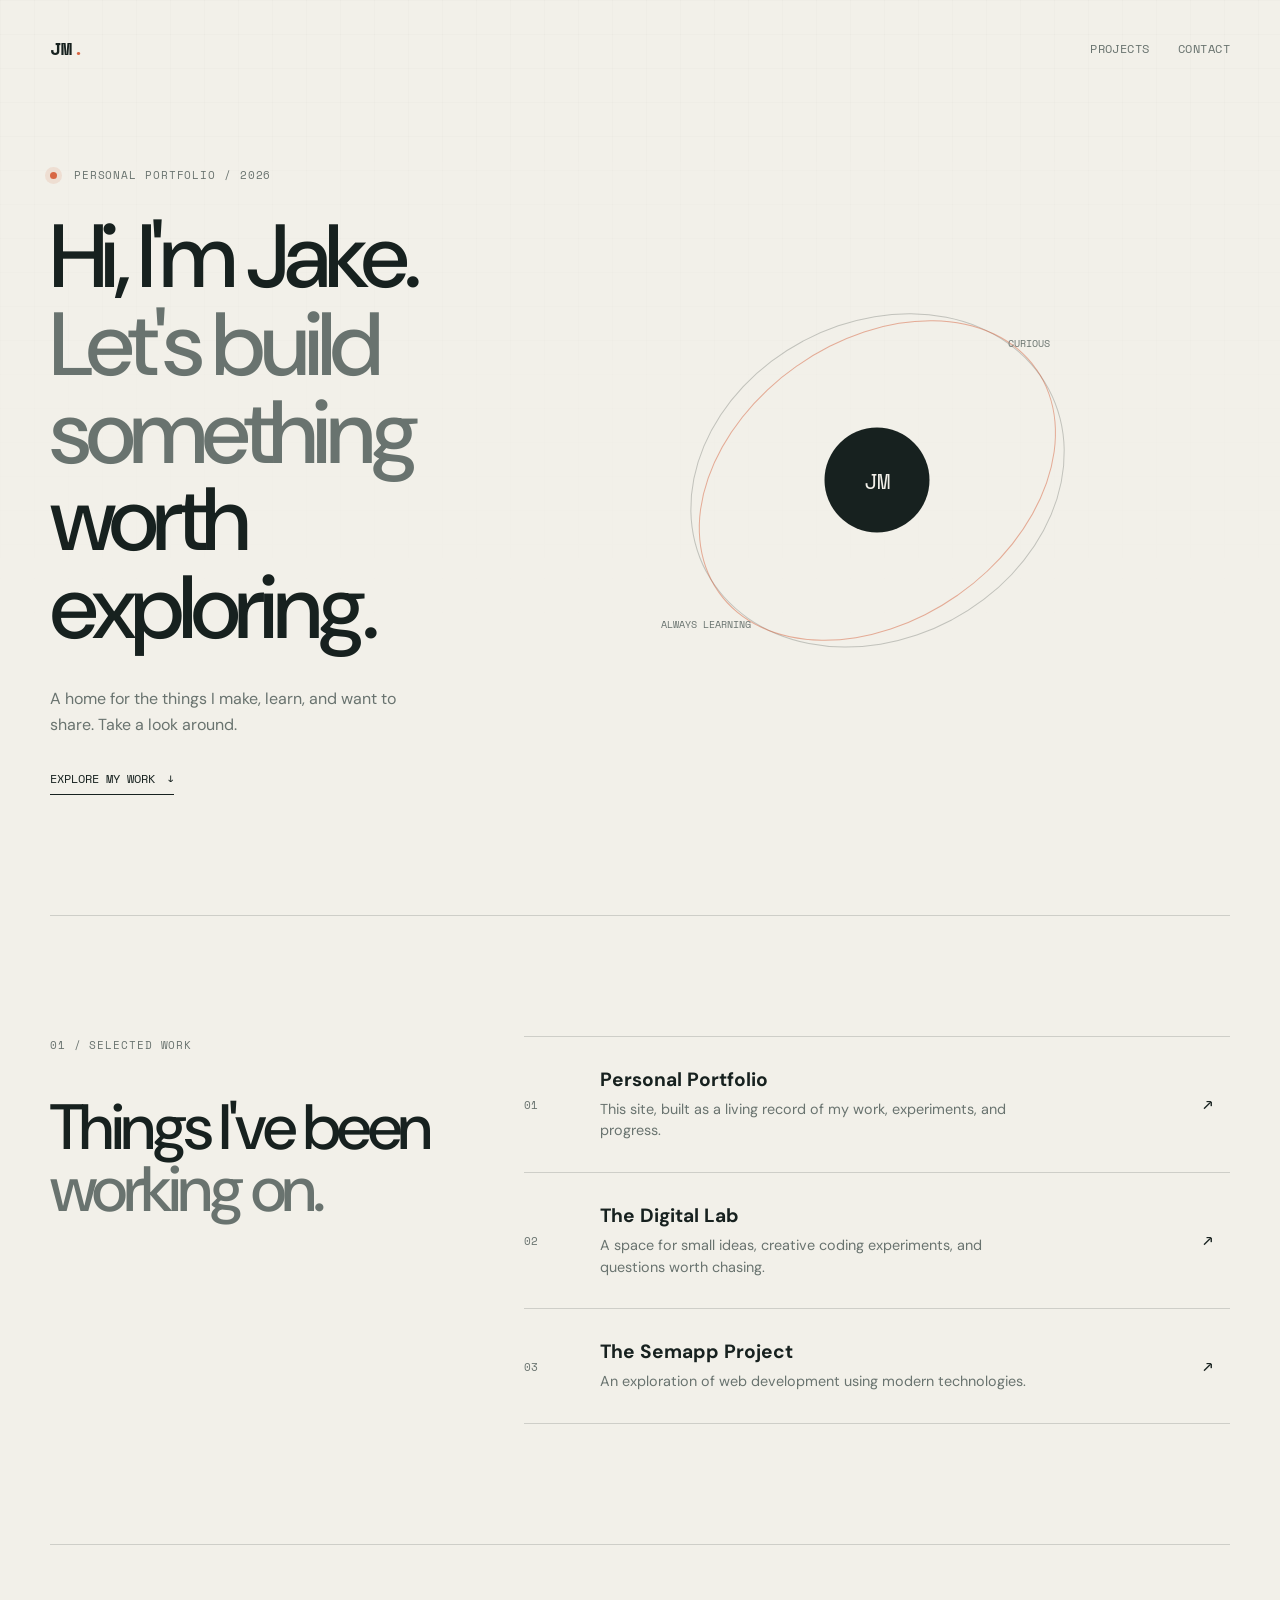
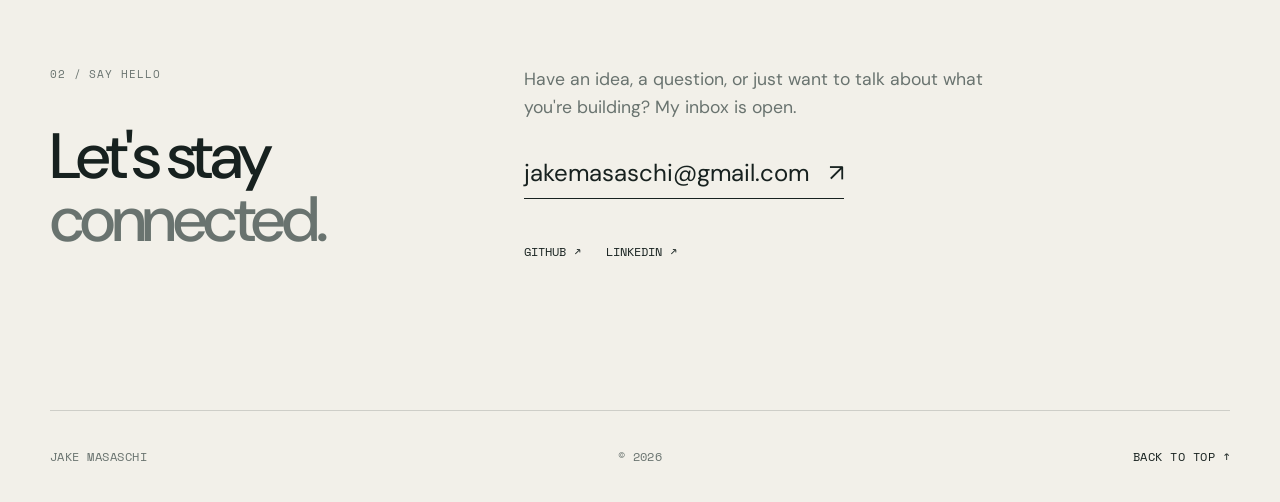
<file: index.html>
<!doctype html>
<html lang="en">
<head>
	<meta charset="UTF-8">
	<meta name="viewport" content="width=device-width, initial-scale=1.0">
	<meta name="description" content="Jake Masaschi's personal portfolio and selected projects.">
	<title>Jake Masaschi | Portfolio</title>
	<link rel="preconnect" href="https://fonts.googleapis.com">
	<link rel="preconnect" href="https://fonts.gstatic.com" crossorigin>
	<link href="https://fonts.googleapis.com/css2?family=DM+Sans:wght@400;500;700&family=Space+Mono:wght@400;700&display=swap" rel="stylesheet">
	<link rel="stylesheet" href="stylefun.css">
	<script src="scriptfun.js" defer></script>
</head>
<body>
	<div class="site-shell">
		<header class="site-header">
			<a class="wordmark" href="#top" aria-label="Jake Masaschi home">JM<span class="accent">.</span></a>
			<nav aria-label="Primary navigation">
				<a href="#projects">Projects</a>
				<a href="#contact">Contact</a>
			</nav>
		</header>

		<main id="top">
			<section class="hero section-grid" aria-labelledby="hero-title">
				<div class="hero-copy reveal">
					<p class="eyebrow"><span class="status-dot"></span> Personal portfolio / 2026</p>
					<h1 id="hero-title">Hi, I'm Jake.<br><span class="muted-text">Let's build something</span><br>worth exploring.</h1>
					<p class="hero-intro">A home for the things I make, learn, and want to share. Take a look around.</p>
					<a class="text-link" href="#projects">Explore my work <span aria-hidden="true">&#8595;</span></a>
				</div>
				<div class="hero-orbit" aria-hidden="true">
					<div class="orbit orbit-one"></div>
					<div class="orbit orbit-two"></div>
					<div class="orbit-core">JM</div>
					<span class="orbit-label label-one">curious</span>
					<span class="orbit-label label-two">always learning</span>
				</div>
			</section>

			<section class="projects section-grid" id="projects" aria-labelledby="projects-title">
				<div class="section-heading reveal">
					<p class="eyebrow">01 / Selected work</p>
					<h2 id="projects-title">Things I've been<br><span class="muted-text">working on.</span></h2>
				</div>
				<div class="project-list">
					<a class="project-card reveal" href="project-portfolio.html">
						<span class="project-number">01</span>
						<span class="project-content">
							<span class="project-title">Personal Portfolio</span>
							<span class="project-description">This site, built as a living record of my work, experiments, and progress.</span>
						</span>
						<span class="project-arrow" aria-hidden="true">&#8599;</span>
					</a>
					<a class="project-card reveal" href="project-lab.html">
						<span class="project-number">02</span>
						<span class="project-content">
							<span class="project-title">The Digital Lab</span>
							<span class="project-description">A space for small ideas, creative coding experiments, and questions worth chasing.</span>
						</span>
						<span class="project-arrow" aria-hidden="true">&#8599;</span>
					</a>
					<a class="project-card reveal" href="project-semapp.html">
						<span class="project-number">03</span>
						<span class="project-content">
							<span class="project-title">The Semapp Project</span>
							<span class="project-description">An exploration of web development using modern technologies.</span>
						</span>
						<span class="project-arrow" aria-hidden="true">&#8599;</span>
					</a>
				</div>
			</section>

			<section class="contact section-grid" id="contact" aria-labelledby="contact-title">
				<div class="section-heading reveal">
					<p class="eyebrow">02 / Say hello</p>
					<h2 id="contact-title">Let's stay<br><span class="muted-text">connected.</span></h2>
				</div>
				<div class="contact-details reveal">
					<p>Have an idea, a question, or just want to talk about what you're building? My inbox is open.</p>
					<a class="email-link" href="mailto:jakemasaschi@gmail.com">jakemasaschi@gmail.com <span aria-hidden="true">&#8599;</span></a>
					<div class="social-links">
						<!-- Replace the placeholder URLs with your profiles. -->
						<a href="https://github.com/jmasaschi" target="_blank" rel="noreferrer">GitHub <span aria-hidden="true">&#8599;</span></a>
						<a href="https://www.linkedin.com/in/jake-masaschi-57b893345" target="_blank" rel="noreferrer">LinkedIn <span aria-hidden="true">&#8599;</span></a>
					</div>
				</div>
			</section>
		</main>

		<footer class="site-footer">
			<span>Jake Masaschi</span>
			<span>&copy; 2026</span>
			<a href="#top">Back to top <span aria-hidden="true">&#8593;</span></a>
		</footer>
	</div>
</body>
</html>
</file>
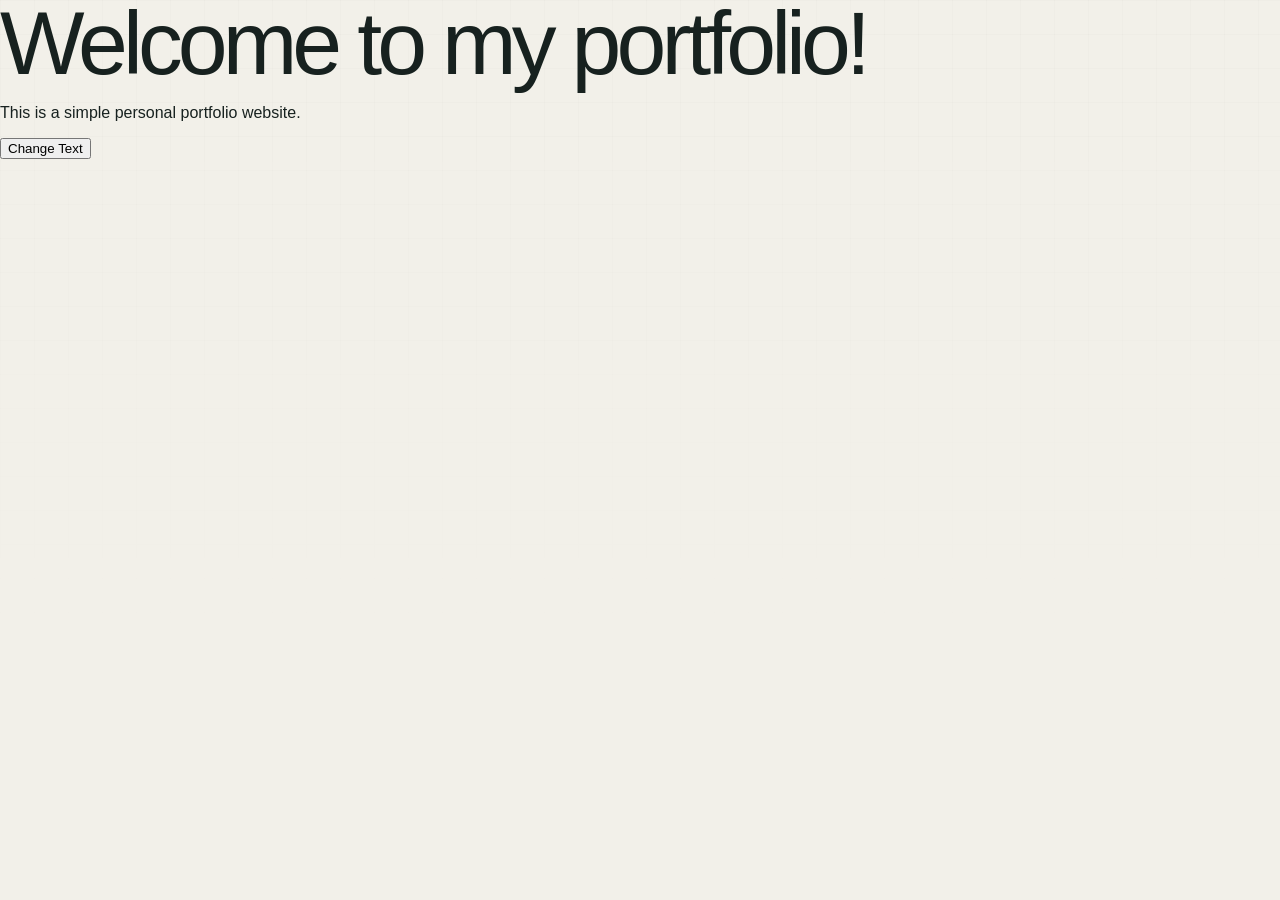
<file: indexfun.html>
<html>
    <head>
        <title>My personal portfolio</title>
        <link rel="stylesheet" href="stylefun.css">
        <!--defer loading of the script to wait for the DOM to load-->
        <script src="scriptfun.js" defer></script>
    </head>
    <body>
        <h1>Welcome to my portfolio!</h1>
        <p id="changeable">This is a simple personal portfolio website.</p>
        <div>
            <button id="changeButton">Change Text</button>
        </div>
    </body>
</html>
</file>
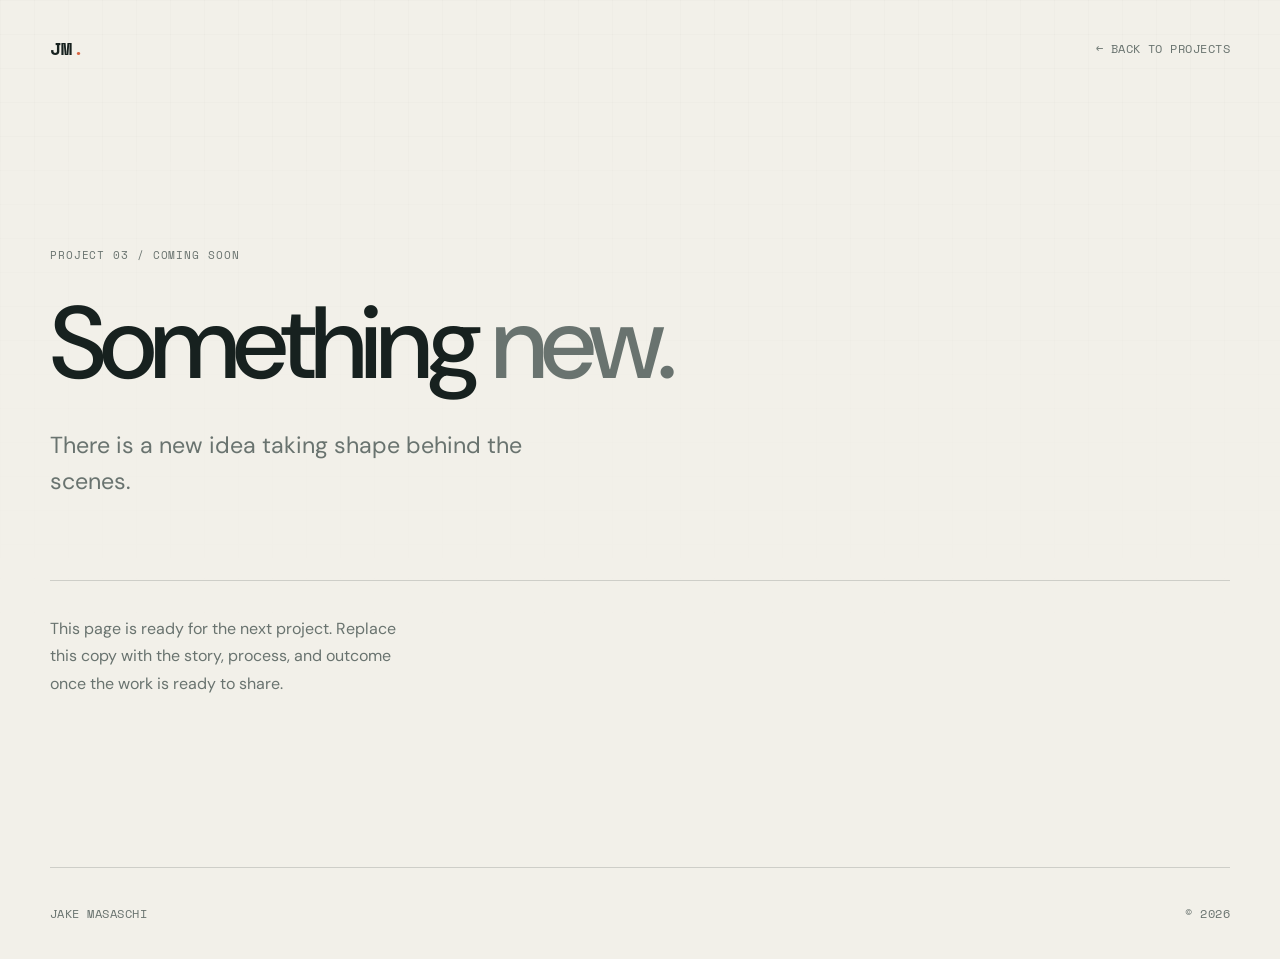
<file: project-coming-soon.html>
<!doctype html>
<html lang="en">
<head>
    <meta charset="UTF-8">
    <meta name="viewport" content="width=device-width, initial-scale=1.0">
    <title>Coming Soon | Jake Masaschi</title>
    <link rel="preconnect" href="https://fonts.googleapis.com">
    <link rel="preconnect" href="https://fonts.gstatic.com" crossorigin>
    <link href="https://fonts.googleapis.com/css2?family=DM+Sans:wght@400;500;700&family=Space+Mono:wght@400;700&display=swap" rel="stylesheet">
    <link rel="stylesheet" href="stylefun.css">
</head>
<body>
    <div class="site-shell project-page">
        <header class="site-header"><a class="wordmark" href="index.html">JM<span class="accent">.</span></a><a class="back-link" href="index.html#projects">&#8592; Back to projects</a></header>
        <main class="project-detail">
            <p class="eyebrow">Project 03 / Coming soon</p>
            <h1>Something <span class="muted-text">new.</span></h1>
            <p class="detail-lead">There is a new idea taking shape behind the scenes.</p>
            <div class="detail-rule"></div>
            <div class="detail-copy"><p>This page is ready for the next project. Replace this copy with the story, process, and outcome once the work is ready to share.</p></div>
        </main>
        <footer class="site-footer"><span>Jake Masaschi</span><span>&copy; 2026</span></footer>
    </div>
</body>
</html>
</file>
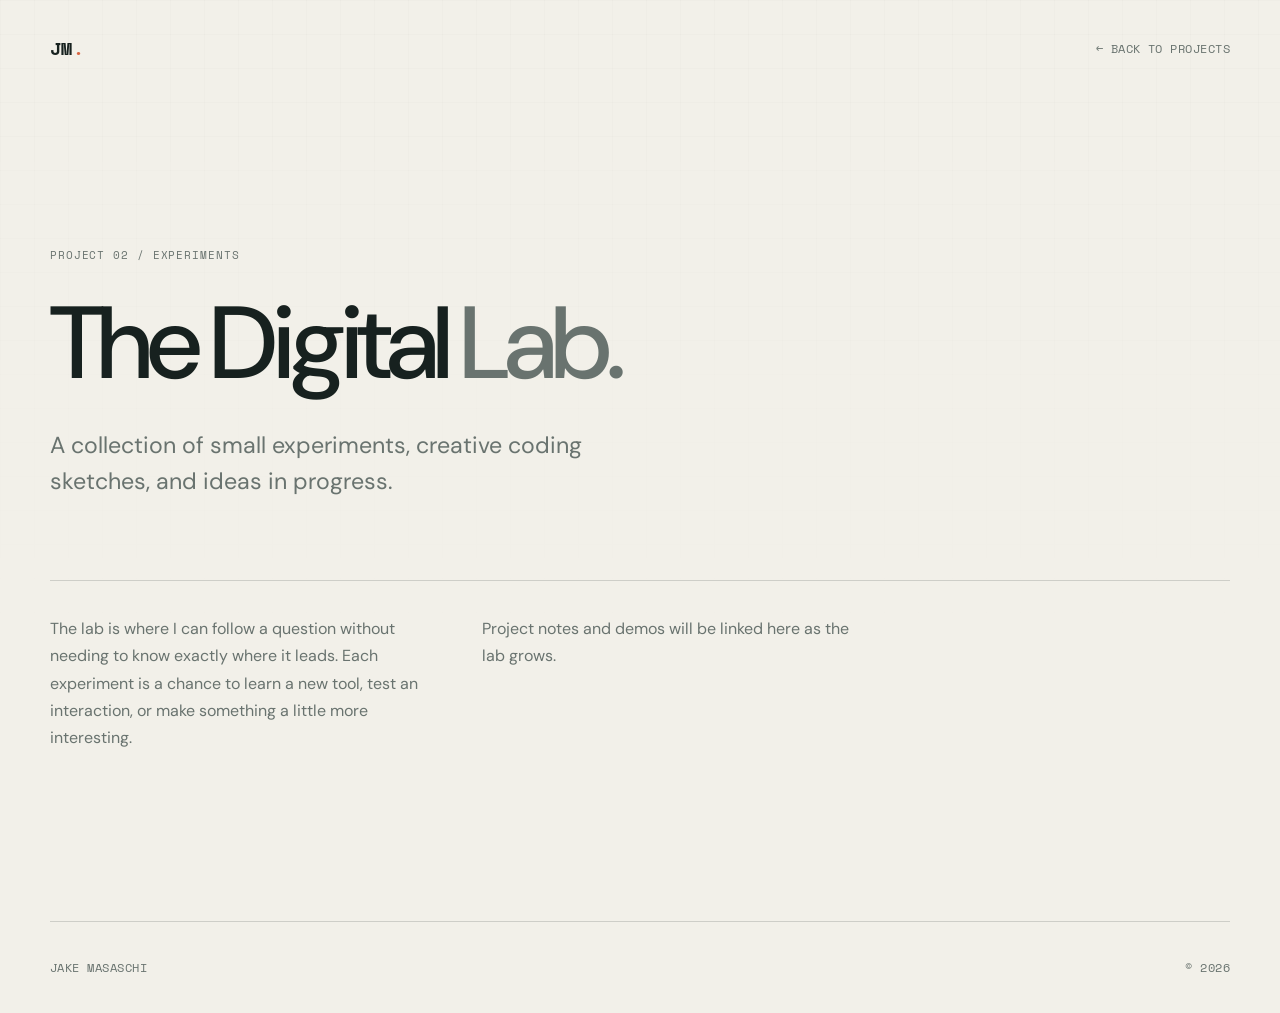
<file: project-lab.html>
<!doctype html>
<html lang="en">
<head>
    <meta charset="UTF-8">
    <meta name="viewport" content="width=device-width, initial-scale=1.0">
    <title>The Digital Lab | Jake Masaschi</title>
    <link rel="preconnect" href="https://fonts.googleapis.com">
    <link rel="preconnect" href="https://fonts.gstatic.com" crossorigin>
    <link href="https://fonts.googleapis.com/css2?family=DM+Sans:wght@400;500;700&family=Space+Mono:wght@400;700&display=swap" rel="stylesheet">
    <link rel="stylesheet" href="stylefun.css">
</head>
<body>
    <div class="site-shell project-page">
        <header class="site-header"><a class="wordmark" href="index.html">JM<span class="accent">.</span></a><a class="back-link" href="index.html#projects">&#8592; Back to projects</a></header>
        <main class="project-detail">
            <p class="eyebrow">Project 02 / Experiments</p>
            <h1>The Digital <span class="muted-text">Lab.</span></h1>
            <p class="detail-lead">A collection of small experiments, creative coding sketches, and ideas in progress.</p>
            <div class="detail-rule"></div>
            <div class="detail-copy"><p>The lab is where I can follow a question without needing to know exactly where it leads. Each experiment is a chance to learn a new tool, test an interaction, or make something a little more interesting.</p><p>Project notes and demos will be linked here as the lab grows.</p></div>
        </main>
        <footer class="site-footer"><span>Jake Masaschi</span><span>&copy; 2026</span></footer>
    </div>
</body>
</html>
</file>
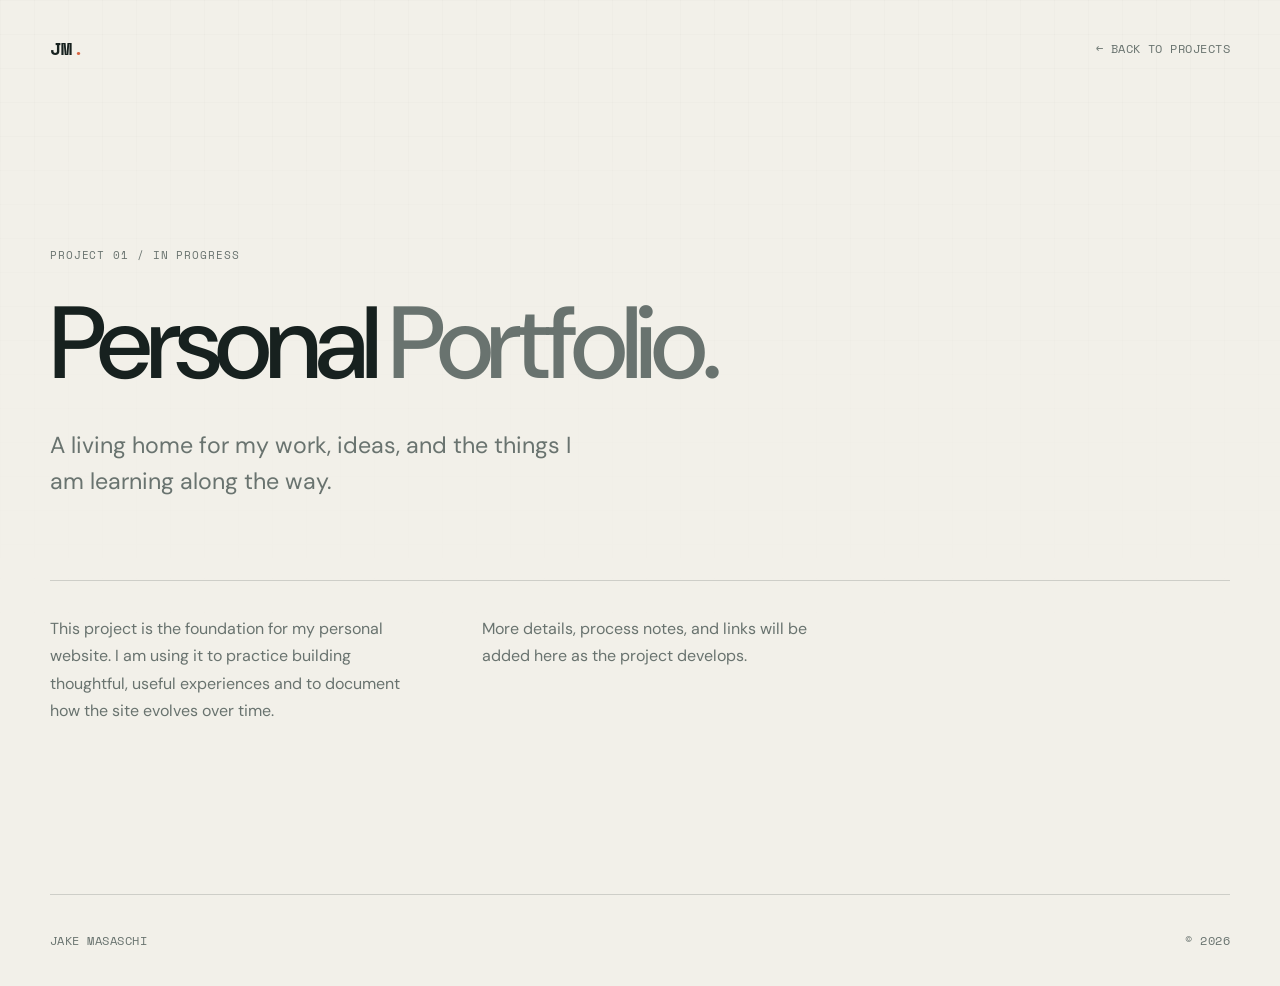
<file: project-portfolio.html>
<!doctype html>
<html lang="en">
<head>
    <meta charset="UTF-8">
    <meta name="viewport" content="width=device-width, initial-scale=1.0">
    <title>Personal Portfolio | Jake Masaschi</title>
    <link rel="preconnect" href="https://fonts.googleapis.com">
    <link rel="preconnect" href="https://fonts.gstatic.com" crossorigin>
    <link href="https://fonts.googleapis.com/css2?family=DM+Sans:wght@400;500;700&family=Space+Mono:wght@400;700&display=swap" rel="stylesheet">
    <link rel="stylesheet" href="stylefun.css">
</head>
<body>
    <div class="site-shell project-page">
        <header class="site-header"><a class="wordmark" href="index.html">JM<span class="accent">.</span></a><a class="back-link" href="index.html#projects">&#8592; Back to projects</a></header>
        <main class="project-detail">
            <p class="eyebrow">Project 01 / In progress</p>
            <h1>Personal <span class="muted-text">Portfolio.</span></h1>
            <p class="detail-lead">A living home for my work, ideas, and the things I am learning along the way.</p>
            <div class="detail-rule"></div>
            <div class="detail-copy"><p>This project is the foundation for my personal website. I am using it to practice building thoughtful, useful experiences and to document how the site evolves over time.</p><p>More details, process notes, and links will be added here as the project develops.</p></div>
        </main>
        <footer class="site-footer"><span>Jake Masaschi</span><span>&copy; 2026</span></footer>
    </div>
</body>
</html>
</file>
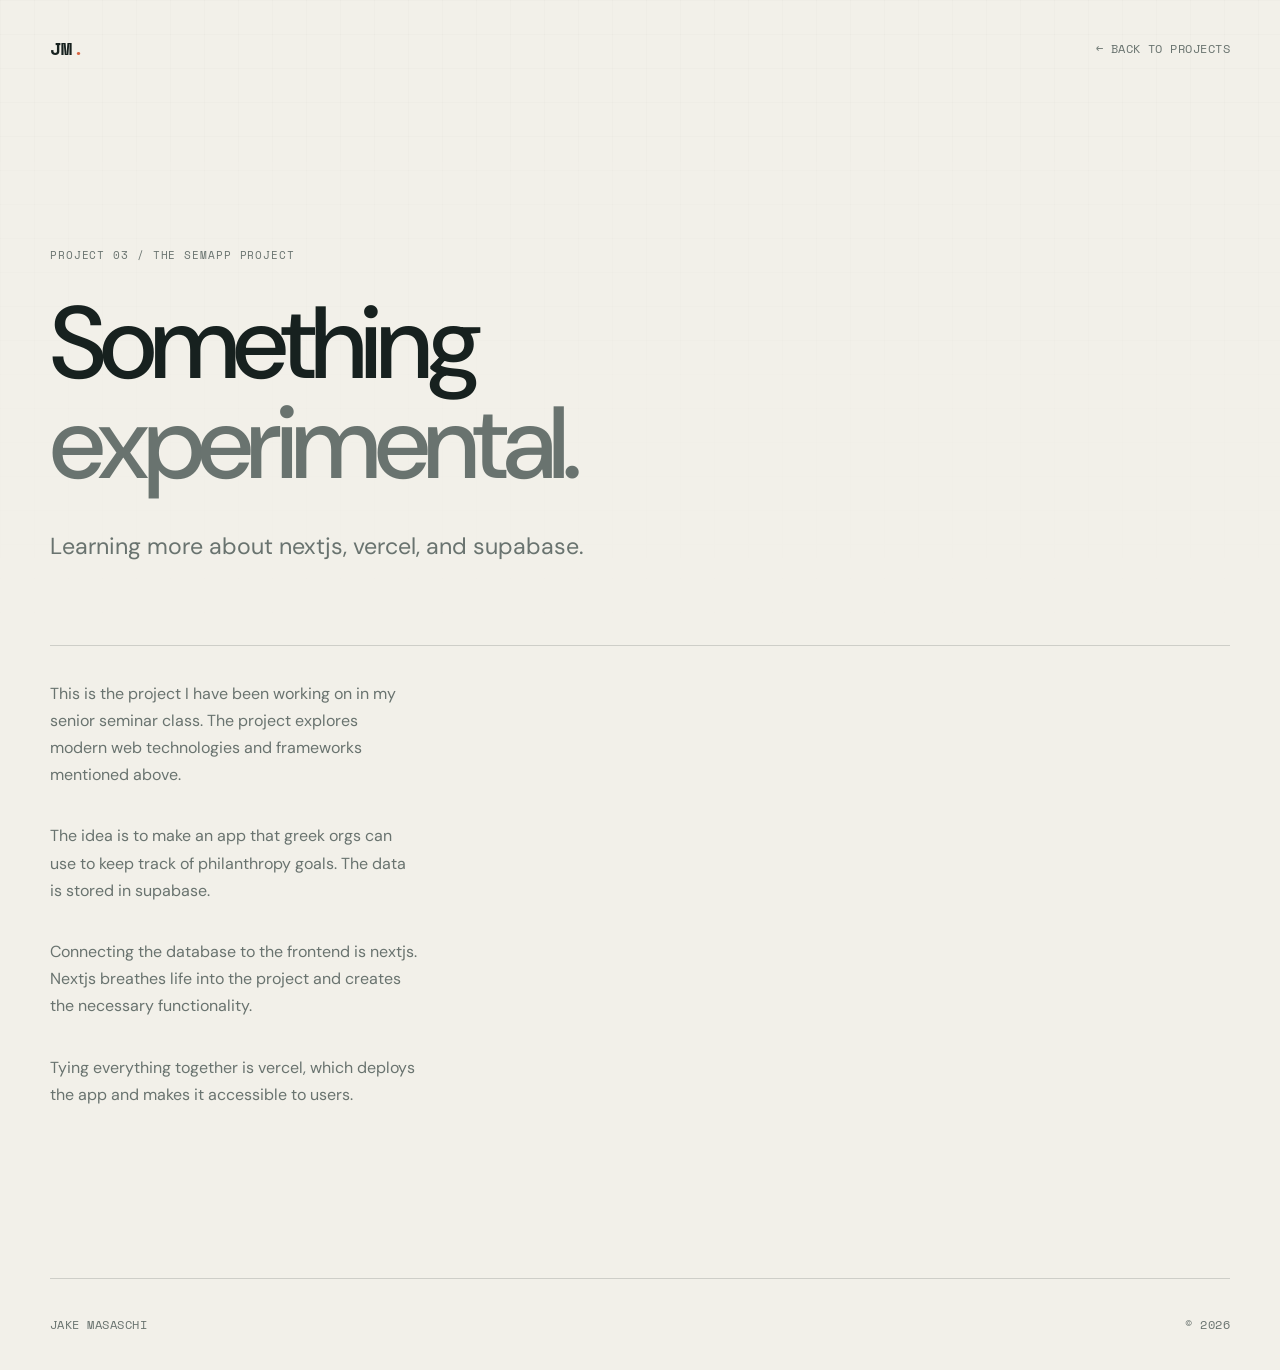
<file: project-semapp.html>
<!doctype html>
<html lang="en">
<head>
    <meta charset="UTF-8">
    <meta name="viewport" content="width=device-width, initial-scale=1.0">
    <title>Semapp Project | Jake Masaschi</title>
    <link rel="preconnect" href="https://fonts.googleapis.com">
    <link rel="preconnect" href="https://fonts.gstatic.com" crossorigin>
    <link href="https://fonts.googleapis.com/css2?family=DM+Sans:wght@400;500;700&family=Space+Mono:wght@400;700&display=swap" rel="stylesheet">
    <link rel="stylesheet" href="stylefun.css">
</head>
<body>
    <div class="site-shell project-page">
        <header class="site-header"><a class="wordmark" href="index.html">JM<span class="accent">.</span></a><a class="back-link" href="index.html#projects">&#8592; Back to projects</a></header>
        <main class="project-detail">
            <p class="eyebrow">Project 03 / The Semapp Project</p>
            <h1>Something <span class="muted-text">experimental.</span></h1>
            <p class="detail-lead">Learning more about nextjs, vercel, and supabase.</p>
            <div class="detail-rule"></div>
            <div class="detail-copy"><p>This is the project I have been working on in my senior seminar class. The project explores modern web technologies and frameworks mentioned above. </p></div>
            <div class="detail-copy"><p>The idea is to make an app that greek orgs can use to keep track of philanthropy goals. The data is stored in supabase. </p></div>
            <div class="detail-copy"><p>Connecting the database to the frontend is nextjs. Nextjs breathes life into the project and creates the necessary functionality. </p></div>
            <div class="detail-copy"><p>Tying everything together is vercel, which deploys the app and makes it accessible to users. </p></div>
        </main>
        <footer class="site-footer"><span>Jake Masaschi</span><span>&copy; 2026</span></footer>
    </div>
</body>
</html>
</file>
<file: stylefun.css>
:root {
    --ink: #17211f;
    --paper: #f2f0e9;
    --soft: #d8ded8;
    --muted: #69736f;
    --line: rgba(23, 33, 31, 0.16);
    --accent: #d86643;
    --display: "DM Sans", sans-serif;
    --mono: "Space Mono", monospace;
}

* { box-sizing: border-box; }

html { scroll-behavior: smooth; }

body {
    margin: 0;
    color: var(--ink);
    background: var(--paper);
    font-family: var(--display);
}

body::before {
    position: fixed;
    inset: 0;
    z-index: -1;
    pointer-events: none;
    content: "";
    opacity: 0.34;
    background-image: linear-gradient(rgba(23, 33, 31, 0.045) 1px, transparent 1px), linear-gradient(90deg, rgba(23, 33, 31, 0.045) 1px, transparent 1px);
    background-size: 34px 34px;
    mask-image: linear-gradient(to bottom, black, transparent 80%);
}

a { color: inherit; text-decoration: none; }

.site-shell { width: min(1180px, calc(100% - 56px)); margin: 0 auto; }

.site-header, .site-footer {
    display: flex;
    align-items: center;
    justify-content: space-between;
    font-family: var(--mono);
    font-size: 0.72rem;
    letter-spacing: 0.04em;
    text-transform: uppercase;
}

.site-header { min-height: 96px; }
.site-header nav { display: flex; gap: 28px; color: var(--muted); }
.site-header nav a:hover, .site-footer a:hover, .social-links a:hover { color: var(--accent); }
.wordmark { font-size: 1.15rem; font-weight: 700; }
.accent { color: var(--accent); }

.section-grid { display: grid; grid-template-columns: minmax(190px, 0.7fr) 1.3fr; gap: 8%; }
.hero { min-height: 650px; align-items: center; padding: 70px 0 120px; }
.hero-copy { max-width: 650px; }
.eyebrow { margin: 0 0 30px; color: var(--muted); font-family: var(--mono); font-size: 0.7rem; letter-spacing: 0.08em; text-transform: uppercase; }
.status-dot { display: inline-block; width: 7px; height: 7px; margin-right: 9px; border-radius: 50%; background: var(--accent); box-shadow: 0 0 0 5px rgba(216, 102, 67, 0.13); }
h1, h2 { margin: 0; font-weight: 500; letter-spacing: -0.055em; line-height: 0.98; }
h1 { font-size: clamp(3.2rem, 7vw, 6.6rem); }
h2 { font-size: clamp(2.7rem, 5vw, 5rem); }
.muted-text { color: var(--muted); }
.hero-intro { max-width: 370px; margin: 34px 0 28px; color: var(--muted); font-size: 1rem; line-height: 1.65; }
.text-link { display: inline-flex; gap: 12px; align-items: center; border-bottom: 1px solid var(--ink); padding-bottom: 7px; font-family: var(--mono); font-size: 0.74rem; text-transform: uppercase; }
.text-link:hover { color: var(--accent); border-color: var(--accent); }

.hero-orbit { position: relative; width: min(32vw, 360px); aspect-ratio: 1; margin: auto; }
.orbit { position: absolute; border: 1px solid rgba(23, 33, 31, 0.22); border-radius: 50%; transform: rotate(-28deg); }
.orbit-one { inset: 6% -4%; }
.orbit-two { inset: -4% 11%; transform: rotate(55deg); border-color: rgba(216, 102, 67, 0.5); }
.orbit-core { position: absolute; top: 50%; left: 50%; display: grid; width: 105px; height: 105px; place-items: center; border-radius: 50%; color: var(--paper); background: var(--ink); font-family: var(--mono); font-size: 1.35rem; transform: translate(-50%, -50%); }
.orbit-label { position: absolute; color: var(--muted); font-family: var(--mono); font-size: 0.62rem; text-transform: uppercase; }
.label-one { top: 10%; right: 2%; }
.label-two { bottom: 8%; left: -10%; }

.projects, .contact { padding: 120px 0; border-top: 1px solid var(--line); }
.section-heading .eyebrow { margin-bottom: 44px; }
.project-list { border-top: 1px solid var(--line); }
.project-card { display: grid; grid-template-columns: 54px 1fr 28px; gap: 22px; align-items: center; padding: 30px 0; border-bottom: 1px solid var(--line); transition: padding 180ms ease, color 180ms ease; }
.project-card:hover { padding-right: 12px; padding-left: 12px; color: var(--accent); }
.project-number, .project-arrow { color: var(--muted); font-family: var(--mono); font-size: 0.7rem; }
.project-content { display: grid; gap: 7px; }
.project-title { font-size: 1.2rem; font-weight: 700; }
.project-description { max-width: 440px; color: var(--muted); font-size: 0.9rem; line-height: 1.5; }
.project-arrow { font-size: 1.2rem; color: var(--ink); }
.contact { padding-bottom: 150px; }
.contact-details { max-width: 500px; }
.contact-details > p { margin: 0 0 36px; color: var(--muted); font-size: 1.1rem; line-height: 1.6; }
.email-link { display: inline-flex; gap: 20px; align-items: center; padding-bottom: 10px; border-bottom: 1px solid var(--ink); font-size: clamp(1.1rem, 2vw, 1.5rem); }
.email-link:hover { color: var(--accent); border-color: var(--accent); }
.social-links { display: flex; gap: 25px; margin-top: 44px; font-family: var(--mono); font-size: 0.72rem; text-transform: uppercase; }
.social-links a { display: inline-flex; gap: 8px; }
.site-footer { min-height: 92px; border-top: 1px solid var(--line); color: var(--muted); }
.site-footer a { color: var(--ink); }
.back-link { color: var(--muted); font-family: var(--mono); font-size: 0.72rem; text-transform: uppercase; }
.back-link:hover { color: var(--accent); }
.project-detail { min-height: calc(100vh - 188px); padding: 150px 0 170px; }
.project-detail h1 { max-width: 800px; font-size: clamp(3.5rem, 8vw, 7.5rem); }
.detail-lead { max-width: 550px; margin: 35px 0 80px; color: var(--muted); font-size: clamp(1.15rem, 2vw, 1.45rem); line-height: 1.55; }
.detail-rule { width: 100%; border-top: 1px solid var(--line); }
.detail-copy { display: grid; grid-template-columns: repeat(2, minmax(0, 1fr)); gap: 8%; max-width: 800px; margin-top: 34px; color: var(--muted); line-height: 1.7; }
.detail-copy p { margin: 0; }

.reveal { opacity: 0; transform: translateY(18px); }
.reveal.is-visible { animation: appear 800ms both; }
.project-card:nth-child(2) { animation-delay: 100ms; }
.project-card:nth-child(3) { animation-delay: 200ms; }
@keyframes appear { from { opacity: 0; transform: translateY(18px); } to { opacity: 1; transform: translateY(0); } }

@media (max-width: 700px) {
    .site-shell { width: min(100% - 36px, 560px); }
    .site-header { min-height: 76px; }
    .hero { display: block; min-height: 0; padding: 74px 0 105px; }
    .hero-orbit { width: min(68vw, 300px); margin: 90px auto 0; }
    .section-grid { display: block; }
    .projects, .contact { padding: 88px 0; }
    .section-heading { margin-bottom: 60px; }
    .section-heading .eyebrow { margin-bottom: 28px; }
    .project-card { grid-template-columns: 36px 1fr 20px; gap: 12px; padding: 24px 0; }
    .project-title { font-size: 1rem; }
    .project-description { font-size: 0.82rem; }
    .contact { padding-bottom: 100px; }
    .project-detail { min-height: calc(100vh - 152px); padding: 100px 0 110px; }
    .detail-lead { margin: 28px 0 55px; }
    .detail-copy { display: block; }
    .detail-copy p + p { margin-top: 24px; }
    .site-footer { align-items: flex-start; flex-wrap: wrap; gap: 16px; padding: 24px 0; }
}
</file>
